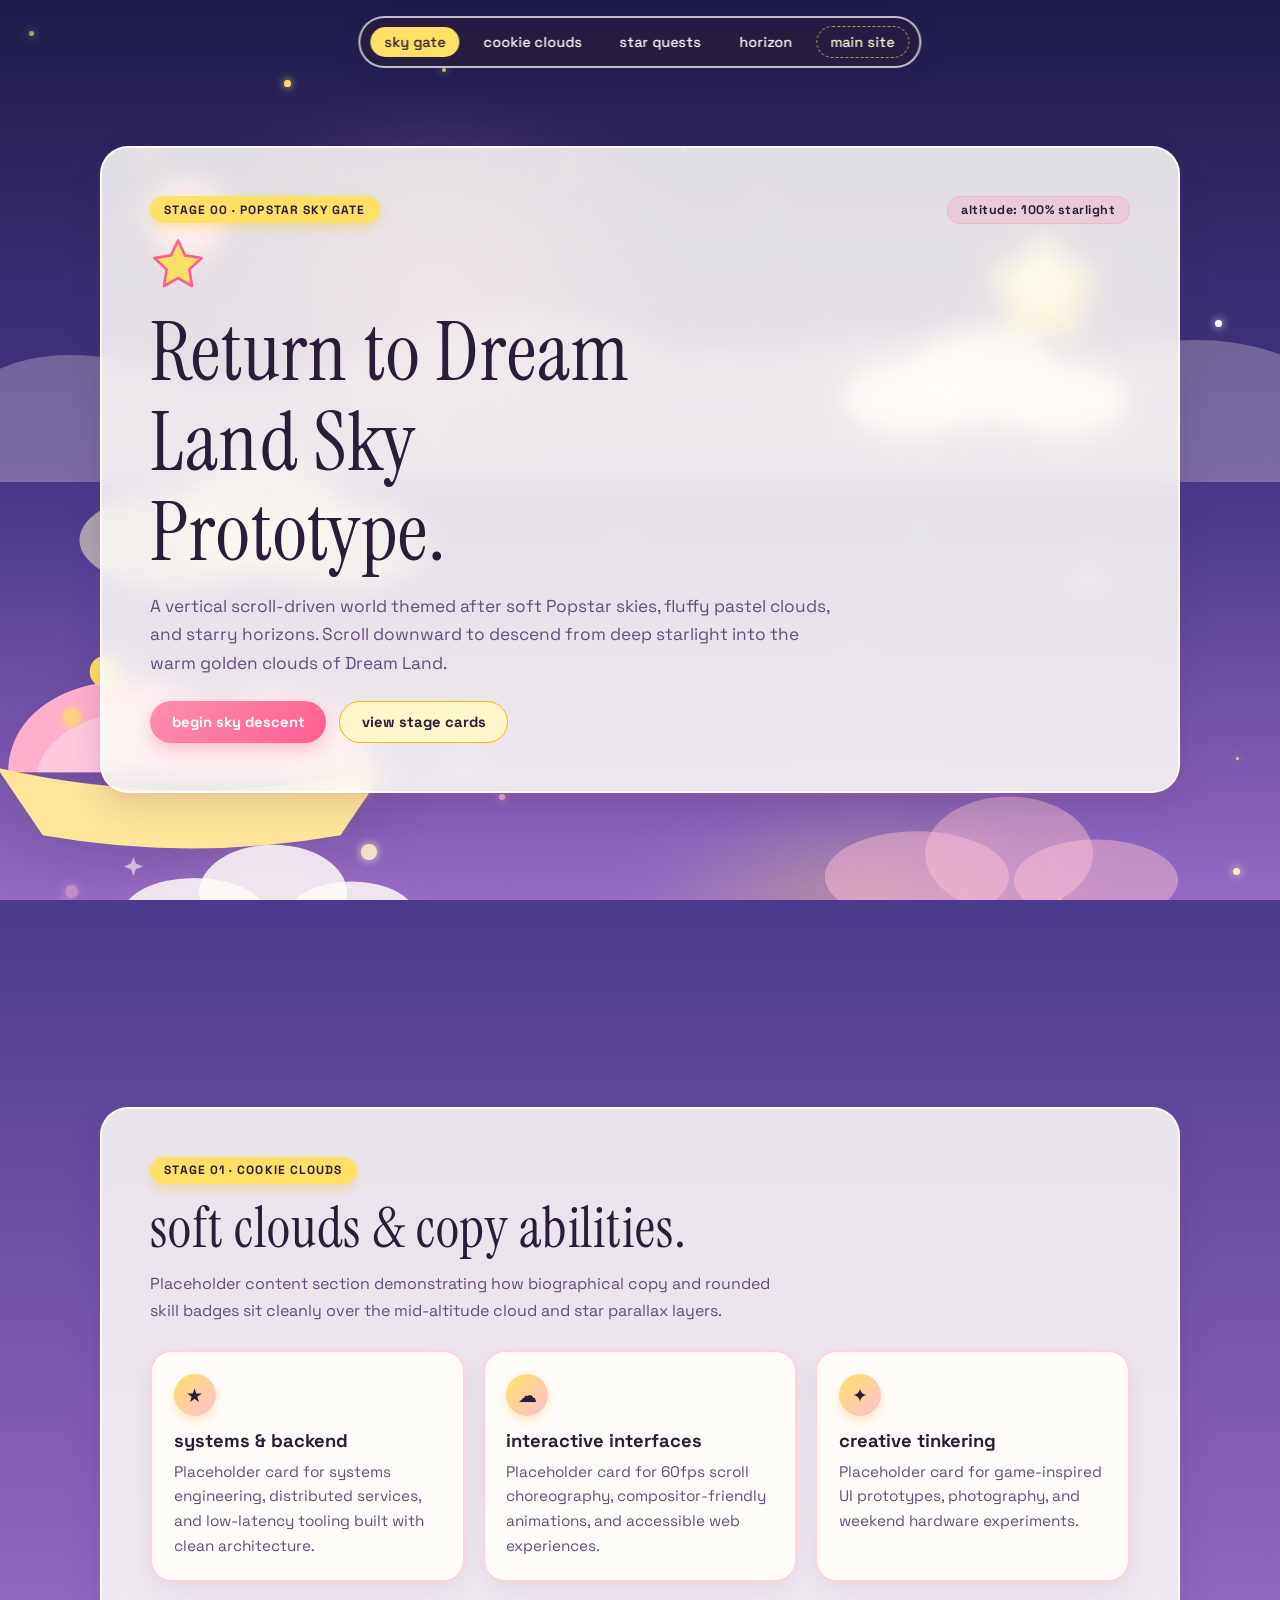
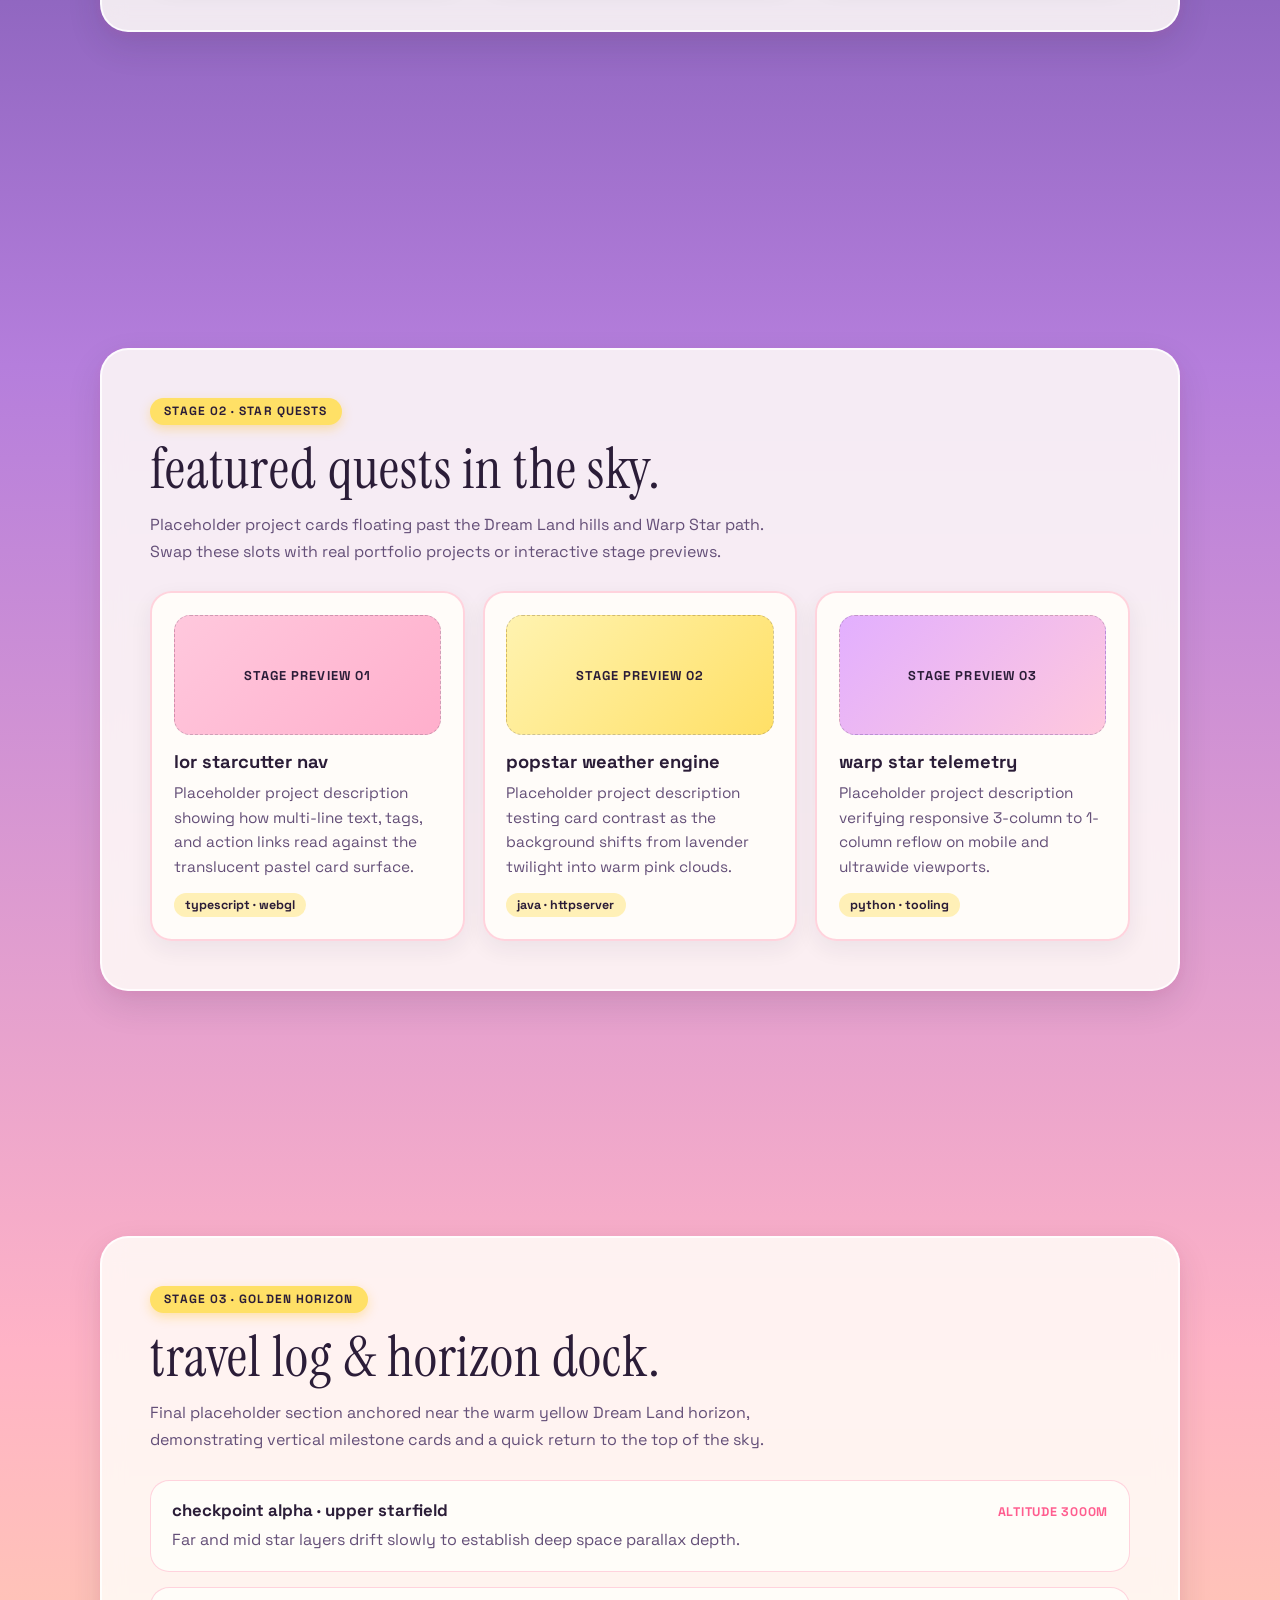
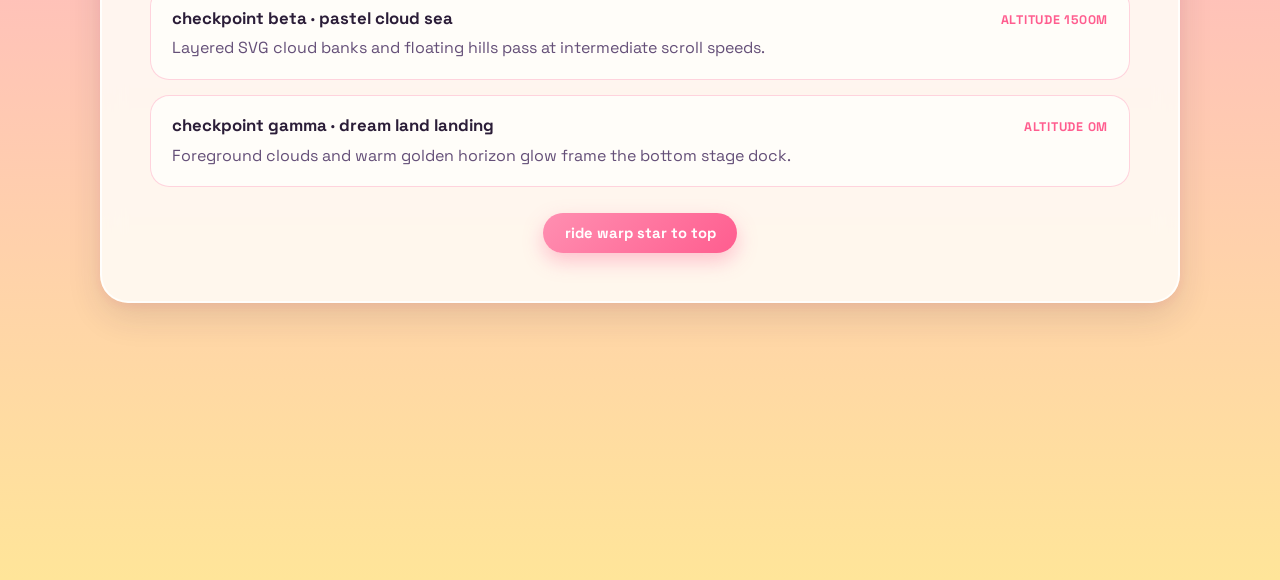
<file: public/dreamland/index.html>
<!DOCTYPE html>
<html lang="en" class="no-js">
<head>
    <meta charset="UTF-8" />
    <meta name="viewport" content="width=device-width, initial-scale=1.0" />
    <title>Kerwin Mok | Return to Dream Land Prototype</title>
    <link rel="preconnect" href="https://fonts.googleapis.com" />
    <link rel="preconnect" href="https://fonts.gstatic.com" crossorigin />
    <link href="https://fonts.googleapis.com/css2?family=Space+Grotesk:wght@400;500;700&family=Instrument+Serif:ital@0;1&display=swap" rel="stylesheet" />
    <link rel="stylesheet" href="styles.css" />
</head>
<body>
    <header class="top-nav" aria-label="Prototype navigation">
        <a href="#sky-gate" class="is-current" aria-current="true">sky gate</a>
        <a href="#cookie-clouds">cookie clouds</a>
        <a href="#star-quests">star quests</a>
        <a href="#halcandra-horizon">horizon</a>
        <a href="../index.html" class="nav-return">main site</a>
    </header>

    <!-- Fixed viewport stage for parallax background layers -->
    <div id="dreamland-viewport" class="dreamland-viewport" aria-hidden="true">
        <!-- Layer 1: Tall Dream Land World Sky Background -->
        <!-- TODO(asset): Replace .sky-gradient-placeholder with full tall background image (assets/world-bg-sky.png) via config.js -->
        <div class="parallax-layer layer-world-bg" data-parallax-layer="worldBg">
            <div class="sky-gradient-placeholder">
                <div class="sky-aurora sky-aurora-top"></div>
                <div class="sky-aurora sky-aurora-mid"></div>
                <div class="sky-horizon-glow"></div>
            </div>
        </div>

        <!-- Layer 2: Distant Starfield (slowest parallax) -->
        <!-- TODO(asset): Optional static/tiled star layer image (assets/stars-far.png) can replace generated stars via config.js -->
        <div id="starfield-far" class="parallax-layer layer-stars-far" data-parallax-layer="farStars"></div>

        <!-- Layer 3: Distant Pastel Clouds -->
        <!-- TODO(asset): Replace inline SVG cloud bands with painted cloud layer (assets/clouds-far.png) -->
        <div class="parallax-layer layer-clouds-far" data-parallax-layer="distantClouds">
            <svg class="placeholder-svg cloud-band cloud-band-upper" viewBox="0 0 1440 320" preserveAspectRatio="none">
                <path fill="rgba(253, 238, 244, 0.28)" d="M0,192 C120,140 240,240 360,192 C480,144 600,96 720,154 C840,212 960,120 1080,160 C1200,200 1320,130 1440,176 L1440,320 L0,320 Z"></path>
            </svg>
            <div class="cloud-cluster cloud-cluster-far-left">
                <svg class="placeholder-svg" viewBox="0 0 360 150">
                    <g fill="rgba(255, 246, 204, 0.55)">
                        <ellipse cx="110" cy="95" rx="85" ry="42" />
                        <ellipse cx="185" cy="75" rx="72" ry="52" />
                        <ellipse cx="255" cy="98" rx="76" ry="38" />
                    </g>
                </svg>
            </div>
            <div class="cloud-cluster cloud-cluster-far-right">
                <svg class="placeholder-svg" viewBox="0 0 400 160">
                    <g fill="rgba(255, 191, 211, 0.48)">
                        <ellipse cx="120" cy="100" rx="90" ry="44" />
                        <ellipse cx="210" cy="78" rx="82" ry="56" />
                        <ellipse cx="295" cy="104" rx="80" ry="40" />
                    </g>
                </svg>
            </div>
        </div>

        <!-- Layer 4: Mid-depth Starfield -->
        <!-- TODO(asset): Optional mid star layer asset (assets/stars-mid.png) can replace generated mid stars via config.js -->
        <div id="starfield-mid" class="parallax-layer layer-stars-mid" data-parallax-layer="midStars"></div>

        <!-- Layer 5: Floating Dream Land Hills & Fountain Isles -->
        <!-- TODO(asset): Replace SVG floating islands and hills with illustrated stage backdrop (assets/dreamland-hills.png) -->
        <div class="parallax-layer layer-floating-hills" data-parallax-layer="floatingHills">
            <div class="floating-isle isle-left">
                <svg class="placeholder-svg" viewBox="0 0 380 220">
                    <!-- Rounded checkerboard-inspired pastel hill placeholder -->
                    <path d="M30,140 C30,65 140,35 210,85 C265,55 345,80 350,140 Z" fill="#ffAFcc" />
                    <path d="M55,140 C65,92 145,70 198,108 C242,82 312,98 325,140 Z" fill="#ffc8dd" />
                    <path d="M20,136 Q190,175 360,136 L320,195 Q190,218 60,195 Z" fill="#ffe599" />
                    <circle cx="115" cy="52" r="14" fill="#ffe066" />
                </svg>
            </div>
            <div class="floating-isle isle-right">
                <svg class="placeholder-svg" viewBox="0 0 420 240">
                    <path d="M40,155 C45,72 165,40 245,98 C300,68 375,92 385,155 Z" fill="#cdb4db" />
                    <path d="M70,155 C85,100 165,82 232,120 C278,94 342,110 355,155 Z" fill="#ffafcc" />
                    <path d="M30,150 Q210,192 390,150 L345,212 Q210,234 75,212 Z" fill="#ffe066" />
                </svg>
            </div>
        </div>

        <!-- Layer 6: Warp Star Vehicle Placeholder -->
        <!-- TODO(asset): Replace SVG Warp Star with illustrated Warp Star asset (assets/warp-star.png) -->
        <div class="parallax-layer layer-warp-star" data-parallax-layer="warpStar">
            <div id="warp-star-anchor" class="warp-star-badge">
                <img class="asset-slot-img" data-asset-slot="warpStar" alt="" hidden />
                <svg class="placeholder-svg warp-star-svg" viewBox="0 0 140 140">
                    <defs>
                        <radialGradient id="warpStarGrad" cx="45%" cy="38%" r="60%">
                            <stop offset="0%" stop-color="#fff8d6" />
                            <stop offset="55%" stop-color="#ffe066" />
                            <stop offset="100%" stop-color="#ffb703" />
                        </radialGradient>
                    </defs>
                    <path
                        fill="url(#warpStarGrad)"
                        stroke="#ffffff"
                        stroke-width="4"
                        stroke-linejoin="round"
                        d="M70,10 C77,10 86,38 92,43 C98,48 127,48 129,55 C131,62 108,80 106,87 C104,94 114,122 108,126 C102,130 78,113 70,113 C62,113 38,130 32,126 C26,122 36,94 34,87 C32,80 9,62 11,55 C13,48 42,48 48,43 C54,38 63,10 70,10 Z"
                    />
                </svg>
            </div>
        </div>

        <!-- Layer 7: Foreground Fluffy Clouds (faster parallax) -->
        <!-- TODO(asset): Replace foreground SVG clouds with painted foreground cloud layer (assets/clouds-near.png) -->
        <div class="parallax-layer layer-clouds-near" data-parallax-layer="nearClouds">
            <div class="cloud-puff cloud-puff-1">
                <svg class="placeholder-svg" viewBox="0 0 320 140">
                    <g fill="rgba(255, 253, 249, 0.88)">
                        <ellipse cx="88" cy="88" rx="68" ry="38" />
                        <ellipse cx="160" cy="68" rx="74" ry="48" />
                        <ellipse cx="236" cy="90" rx="64" ry="36" />
                    </g>
                </svg>
            </div>
            <div class="cloud-puff cloud-puff-2">
                <svg class="placeholder-svg" viewBox="0 0 360 150">
                    <g fill="rgba(255, 253, 249, 0.84)">
                        <ellipse cx="100" cy="94" rx="78" ry="40" />
                        <ellipse cx="185" cy="70" rx="80" ry="52" />
                        <ellipse cx="270" cy="96" rx="70" ry="38" />
                    </g>
                </svg>
            </div>
            <div class="cloud-puff cloud-puff-3">
                <svg class="placeholder-svg" viewBox="0 0 300 135">
                    <g fill="rgba(253, 238, 244, 0.9)">
                        <ellipse cx="84" cy="84" rx="64" ry="34" />
                        <ellipse cx="152" cy="64" rx="68" ry="45" />
                        <ellipse cx="222" cy="86" rx="60" ry="33" />
                    </g>
                </svg>
            </div>
        </div>

        <!-- Layer 8: Foreground Star Sparkles (fastest parallax) -->
        <!-- TODO(asset): Optional foreground sparkle overlay (assets/stars-near.png) via config.js -->
        <div id="starfield-near" class="parallax-layer layer-stars-near" data-parallax-layer="foregroundStars"></div>

        <!-- Layer 9: Traveler Character Sprite Slot -->
        <!-- TODO(asset): Replace geometric pink puffball placeholder with custom character sprite (assets/kirby-float.png) -->
        <div class="parallax-layer layer-kirby-sprite" data-parallax-layer="kirbySprite">
            <div id="kirby-traveler" class="kirby-placeholder-wrap">
                <img class="asset-slot-img" data-asset-slot="kirbySprite" alt="" hidden />
                <svg class="placeholder-svg kirby-placeholder-svg" viewBox="0 0 120 120">
                    <!-- Feet placeholders -->
                    <ellipse cx="42" cy="98" rx="18" ry="11" fill="#e63966" transform="rotate(-12 42 98)" />
                    <ellipse cx="78" cy="98" rx="18" ry="11" fill="#e63966" transform="rotate(12 78 98)" />
                    <!-- Arms placeholders -->
                    <ellipse cx="22" cy="56" rx="14" ry="11" fill="#ff8fb1" transform="rotate(-28 22 56)" />
                    <ellipse cx="98" cy="52" rx="14" ry="11" fill="#ff8fb1" transform="rotate(24 98 52)" />
                    <!-- Round body placeholder -->
                    <circle cx="60" cy="60" r="38" fill="#ff9ebb" stroke="#ffffff" stroke-width="3" />
                    <!-- Rosy cheeks -->
                    <ellipse cx="39" cy="62" rx="7" ry="4" fill="#ff477e" opacity="0.75" />
                    <ellipse cx="81" cy="62" rx="7" ry="4" fill="#ff477e" opacity="0.75" />
                    <!-- Expressive eyes -->
                    <ellipse cx="50" cy="50" rx="3.5" ry="9" fill="#2b1d38" />
                    <ellipse cx="50" cy="46" rx="2" ry="3.5" fill="#ffffff" />
                    <ellipse cx="70" cy="50" rx="3.5" ry="9" fill="#2b1d38" />
                    <ellipse cx="70" cy="46" rx="2" ry="3.5" fill="#ffffff" />
                    <!-- Happy smile -->
                    <path d="M55,63 Q60,69 65,63" fill="none" stroke="#2b1d38" stroke-width="2.5" stroke-linecap="round" />
                </svg>
            </div>
        </div>
    </div>

    <!-- Scrollable foreground content container -->
    <main id="dreamland-world" class="dreamland-world">
        <!-- Hero Stage: Sky Gate -->
        <section id="sky-gate" class="section stage-section hero-stage">
            <div class="stage-container">
                <div class="dream-banner-card">
                    <div class="stage-meta-row">
                        <p class="kicker">stage 00 &middot; popstar sky gate</p>
                        <span id="sky-altitude-pill" class="altitude-pill">altitude: 100% starlight</span>
                    </div>
                    <!-- TODO(asset): Replace SVG star emblem with title crest asset (assets/title-crest.png) -->
                    <div class="hero-crest-slot" data-asset-container="titleCrest">
                        <img class="asset-slot-img" data-asset-slot="titleCrest" alt="" hidden />
                        <svg class="placeholder-svg crest-svg" viewBox="0 0 64 64" aria-hidden="true">
                            <polygon
                                fill="#ffe066"
                                stroke="#ff5d8f"
                                stroke-width="3"
                                stroke-linejoin="round"
                                points="32,4 40,21 59,24 45,37 48,56 32,47 16,56 19,37 5,24 24,21"
                            />
                        </svg>
                    </div>
                    <h1>Return to Dream Land Sky Prototype.</h1>
                    <p class="hero-lead">
                        A vertical scroll-driven world themed after soft Popstar skies, fluffy pastel clouds,
                        and starry horizons. Scroll downward to descend from deep starlight into the warm
                        golden clouds of Dream Land.
                    </p>
                    <div class="hero-actions">
                        <a href="#cookie-clouds" class="dream-btn is-primary">begin sky descent</a>
                        <a href="#star-quests" class="dream-btn is-secondary">view stage cards</a>
                    </div>
                </div>
            </div>
        </section>

        <!-- Placeholder Content Section 1: Cookie Clouds (About / Copy Abilities) -->
        <section id="cookie-clouds" class="section stage-section">
            <div class="stage-container">
                <div class="dream-section-shell">
                    <p class="kicker">stage 01 &middot; cookie clouds</p>
                    <h2>Soft clouds &amp; copy abilities.</h2>
                    <p class="section-intro">
                        Placeholder content section demonstrating how biographical copy and rounded skill badges
                        sit cleanly over the mid-altitude cloud and star parallax layers.
                    </p>
                    <div class="dream-card-grid">
                        <article class="dream-card">
                            <!-- TODO(asset): Replace ability badge with assets/icon-star-rod.png via config.js -->
                            <div class="card-badge" data-ability-slot="systems" aria-hidden="true">&#9733;</div>
                            <h3>systems &amp; backend</h3>
                            <p>
                                Placeholder card for systems engineering, distributed services, and low-latency
                                tooling built with clean architecture.
                            </p>
                        </article>
                        <article class="dream-card">
                            <!-- TODO(asset): Replace ability badge with assets/icon-warp-wing.png via config.js -->
                            <div class="card-badge" data-ability-slot="interfaces" aria-hidden="true">&#9729;</div>
                            <h3>interactive interfaces</h3>
                            <p>
                                Placeholder card for 60fps scroll choreography, compositor-friendly animations,
                                and accessible web experiences.
                            </p>
                        </article>
                        <article class="dream-card">
                            <!-- TODO(asset): Replace ability badge with assets/icon-maxim-tomato.png via config.js -->
                            <div class="card-badge" data-ability-slot="tinkering" aria-hidden="true">&#10022;</div>
                            <h3>creative tinkering</h3>
                            <p>
                                Placeholder card for game-inspired UI prototypes, photography, and weekend
                                hardware experiments.
                            </p>
                        </article>
                    </div>
                </div>
            </div>
        </section>

        <!-- Placeholder Content Section 2: Star Quests (Projects Showcase) -->
        <section id="star-quests" class="section stage-section">
            <div class="stage-container">
                <div class="dream-section-shell">
                    <p class="kicker">stage 02 &middot; star quests</p>
                    <h2>Featured quests in the sky.</h2>
                    <p class="section-intro">
                        Placeholder project cards floating past the Dream Land hills and Warp Star path.
                        Swap these slots with real portfolio projects or interactive stage previews.
                    </p>
                    <div class="dream-card-grid">
                        <article class="dream-card is-project">
                            <!-- TODO(asset): Replace .project-thumb-placeholder with assets/stage-preview-01.png via config.js -->
                            <div class="project-thumb-placeholder thumb-pink" data-preview-slot="preview01">
                                <span>stage preview 01</span>
                            </div>
                            <h3>lor starcutter nav</h3>
                            <p>
                                Placeholder project description showing how multi-line text, tags, and action
                                links read against the translucent pastel card surface.
                            </p>
                            <span class="dream-tag">typescript &middot; webgl</span>
                        </article>
                        <article class="dream-card is-project">
                            <!-- TODO(asset): Replace .project-thumb-placeholder with assets/stage-preview-02.png via config.js -->
                            <div class="project-thumb-placeholder thumb-gold" data-preview-slot="preview02">
                                <span>stage preview 02</span>
                            </div>
                            <h3>popstar weather engine</h3>
                            <p>
                                Placeholder project description testing card contrast as the background shifts
                                from lavender twilight into warm pink clouds.
                            </p>
                            <span class="dream-tag">java &middot; httpserver</span>
                        </article>
                        <article class="dream-card is-project">
                            <!-- TODO(asset): Replace .project-thumb-placeholder with assets/stage-preview-03.png via config.js -->
                            <div class="project-thumb-placeholder thumb-berry" data-preview-slot="preview03">
                                <span>stage preview 03</span>
                            </div>
                            <h3>warp star telemetry</h3>
                            <p>
                                Placeholder project description verifying responsive 3-column to 1-column
                                reflow on mobile and ultrawide viewports.
                            </p>
                            <span class="dream-tag">python &middot; tooling</span>
                        </article>
                    </div>
                </div>
            </div>
        </section>

        <!-- Placeholder Content Section 3: Halcandra Horizon (Experience / Timeline & Return Dock) -->
        <section id="halcandra-horizon" class="section stage-section">
            <div class="stage-container">
                <div class="dream-section-shell">
                    <p class="kicker">stage 03 &middot; golden horizon</p>
                    <h2>Travel log &amp; horizon dock.</h2>
                    <p class="section-intro">
                        Final placeholder section anchored near the warm yellow Dream Land horizon, demonstrating
                        vertical milestone cards and a quick return to the top of the sky.
                    </p>
                    <ol class="dream-timeline">
                        <li>
                            <div class="timeline-row">
                                <strong>checkpoint alpha &middot; upper starfield</strong>
                                <span>altitude 3000m</span>
                            </div>
                            <p>Far and mid star layers drift slowly to establish deep space parallax depth.</p>
                        </li>
                        <li>
                            <div class="timeline-row">
                                <strong>checkpoint beta &middot; pastel cloud sea</strong>
                                <span>altitude 1500m</span>
                            </div>
                            <p>Layered SVG cloud banks and floating hills pass at intermediate scroll speeds.</p>
                        </li>
                        <li>
                            <div class="timeline-row">
                                <strong>checkpoint gamma &middot; dream land landing</strong>
                                <span>altitude 0m</span>
                            </div>
                            <p>Foreground clouds and warm golden horizon glow frame the bottom stage dock.</p>
                        </li>
                    </ol>
                    <div class="horizon-footer">
                        <a href="#sky-gate" class="dream-btn is-primary">ride warp star to top</a>
                    </div>
                </div>
            </div>
        </section>
    </main>

    <script src="config.js"></script>
    <script src="app.js"></script>
</body>
</html>
</file>
<file: public/dreamland/styles.css>
:root {
    /* Dream Land core palette */
    --kirby-pink: #ff8fb1;
    --kirby-pink-deep: #ff5d8f;
    --kirby-blush: #ffbfd3;
    --kirby-cheek: #ff477e;
    --star-yellow: #ffe066;
    --star-gold: #ffb703;
    --star-cream: #fff6cc;
    --cloud-white: #fffdf9;
    --cloud-tint: #fdeef4;

    /* Pastel sky vertical gradient stops */
    --sky-top: #1e1b4b;
    --sky-upper: #4c3b8d;
    --sky-mid: #b57edc;
    --sky-lower: #ffb3c6;
    --sky-horizon: #ffe599;

    /* UI surfaces and ink */
    --surface: rgba(255, 253, 249, 0.86);
    --surface-strong: rgba(255, 253, 249, 0.94);
    --ink: #2b1d38;
    --muted: #644f78;
    --line: rgba(255, 143, 177, 0.38);
    --star-glow: 0 0 18px rgba(255, 224, 102, 0.75);
    --card-shadow: 0 14px 34px rgba(43, 29, 56, 0.12), 0 3px 10px rgba(255, 93, 143, 0.1);

    /* World layout metrics */
    --world-min-height: 420vh;
    --radius-pill: 999px;
    --radius-card: 1.75rem;
}

* {
    box-sizing: border-box;
}

html,
body {
    margin: 0;
    padding: 0;
    min-height: 100%;
    scroll-behavior: smooth;
}

body {
    font-family: "Space Grotesk", sans-serif;
    color: var(--ink);
    background: linear-gradient(
        180deg,
        var(--sky-top) 0%,
        var(--sky-upper) 24%,
        var(--sky-mid) 52%,
        var(--sky-lower) 78%,
        var(--sky-horizon) 100%
    );
    overflow-x: hidden;
}

h1,
h2,
h3 {
    margin-top: 0;
}

h1,
h2 {
    font-family: "Instrument Serif", serif;
    font-weight: 400;
    line-height: 1.1;
    letter-spacing: 0.015em;
}

.top-nav {
    position: fixed;
    top: 1rem;
    left: 50%;
    transform: translateX(-50%);
    z-index: 30;
    display: flex;
    align-items: center;
    gap: 0.65rem;
    padding: 0.5rem 0.65rem;
    border: 2px solid rgba(255, 255, 255, 0.72);
    border-radius: var(--radius-pill);
    background: rgba(43, 29, 56, 0.55);
    backdrop-filter: blur(10px);
    box-shadow: 0 10px 26px rgba(30, 27, 75, 0.24);
}

.top-nav a {
    color: var(--cloud-white);
    text-decoration: none;
    text-transform: lowercase;
    padding: 0.38rem 0.85rem;
    border-radius: var(--radius-pill);
    font-size: 0.9rem;
    font-weight: 500;
    transition: background-color 200ms ease, color 200ms ease, transform 200ms ease;
}

.top-nav a:hover,
.top-nav a.is-current {
    background: var(--star-yellow);
    color: var(--ink);
}

.top-nav a.nav-return {
    border: 1px dashed rgba(255, 224, 102, 0.65);
    color: var(--star-cream);
}

.top-nav a.nav-return:hover {
    background: var(--kirby-pink);
    color: var(--ink);
    border-color: transparent;
}

.dreamland-viewport {
    position: fixed;
    inset: 0;
    z-index: 0;
    overflow: hidden;
    pointer-events: none;
}

.dreamland-world {
    position: relative;
    z-index: 2;
    min-height: var(--world-min-height);
}

.section {
    scroll-margin-top: 5.5rem;
}

.stage-section {
    min-height: 100svh;
    display: flex;
    align-items: center;
    padding: clamp(5.5rem, 8vw, 7.5rem) clamp(1.2rem, 6vw, 5rem) clamp(3rem, 5vw, 4.5rem);
}

.stage-container {
    width: min(1080px, 100%);
    margin-inline: auto;
}

.kicker {
    display: inline-flex;
    align-items: center;
    gap: 0.45rem;
    margin: 0 0 0.85rem;
    padding: 0.35rem 0.9rem;
    border-radius: var(--radius-pill);
    background: var(--star-yellow);
    color: var(--ink);
    text-transform: uppercase;
    letter-spacing: 0.09em;
    font-size: 0.75rem;
    font-weight: 700;
    box-shadow: 0 4px 12px rgba(255, 183, 3, 0.3);
}

/* Parallax layer stack (transform and opacity only for 60fps compositing) */
.parallax-layer {
    position: absolute;
    inset: 0;
    height: 180vh;
    will-change: transform, opacity;
    transform: translate3d(0, 0, 0);
    pointer-events: none;
}

.layer-world-bg {
    height: 220vh;
}

/* TODO(asset): Replaced when assets.worldBg is enabled in config.js */
.sky-gradient-placeholder {
    position: relative;
    width: 100%;
    height: 100%;
    background: linear-gradient(
        180deg,
        var(--sky-top) 0%,
        var(--sky-upper) 26%,
        var(--sky-mid) 54%,
        var(--sky-lower) 80%,
        var(--sky-horizon) 100%
    );
}

.sky-aurora {
    position: absolute;
    border-radius: 50%;
    filter: blur(42px);
    opacity: 0.45;
}

.sky-aurora-top {
    top: 8%;
    left: 12%;
    width: 44vw;
    height: 28vh;
    background: radial-gradient(circle, var(--kirby-pink) 0%, transparent 70%);
}

.sky-aurora-mid {
    top: 42%;
    right: 8%;
    width: 48vw;
    height: 32vh;
    background: radial-gradient(circle, var(--star-yellow) 0%, transparent 72%);
}

.sky-horizon-glow {
    position: absolute;
    inset: auto 0 0;
    height: 36vh;
    background: linear-gradient(180deg, transparent 0%, rgba(255, 246, 204, 0.65) 100%);
}

/* Distant and foreground cloud layers */
.cloud-band {
    position: absolute;
    left: 0;
    width: 100%;
    height: 26vh;
}

.cloud-band-upper {
    top: 22vh;
}

.cloud-cluster {
    position: absolute;
    width: clamp(220px, 32vw, 420px);
}

.cloud-cluster-far-left {
    top: 48vh;
    left: 4vw;
}

.cloud-cluster-far-right {
    top: 86vh;
    right: 6vw;
}

.floating-isle {
    position: absolute;
    width: clamp(240px, 34vw, 440px);
    filter: drop-shadow(0 18px 28px rgba(43, 29, 56, 0.16));
}

.isle-left {
    top: 68vh;
    left: -2vw;
}

.isle-right {
    top: 118vh;
    right: -2vw;
}

.cloud-puff {
    position: absolute;
    width: clamp(200px, 26vw, 350px);
    filter: drop-shadow(0 10px 20px rgba(255, 143, 177, 0.2));
}

.cloud-puff-1 {
    top: 34vh;
    right: 10vw;
}

.cloud-puff-2 {
    top: 92vh;
    left: 8vw;
}

.cloud-puff-3 {
    top: 142vh;
    right: 14vw;
}

/* Warp Star and Kirby Traveler sprites */
.warp-star-badge {
    position: absolute;
    top: 24vh;
    right: 14vw;
    width: clamp(78px, 9vw, 124px);
    height: clamp(78px, 9vw, 124px);
    filter: drop-shadow(0 0 18px rgba(255, 224, 102, 0.72));
    will-change: transform;
}

.kirby-placeholder-wrap {
    position: absolute;
    top: 18vh;
    left: 9vw;
    width: clamp(72px, 8.5vw, 112px);
    height: clamp(72px, 8.5vw, 112px);
    filter: drop-shadow(0 12px 20px rgba(43, 29, 56, 0.22));
    will-change: transform;
}

.placeholder-svg {
    display: block;
    width: 100%;
    height: auto;
}

.asset-slot-img {
    display: block;
    width: 100%;
    height: auto;
    object-fit: contain;
}

.has-real-asset > .placeholder-svg,
.has-real-asset > .sky-gradient-placeholder {
    display: none;
}

/* Generated Dream Land starfield nodes */
.dream-star {
    position: absolute;
    display: block;
    background: var(--star-color, var(--star-yellow));
    will-change: transform, opacity;
    transform: translate3d(0, 0, 0);
}

.dream-star.is-dot {
    border-radius: 50%;
    box-shadow: 0 0 8px var(--star-color, var(--star-yellow));
}

.dream-star.is-sparkle {
    clip-path: polygon(
        50% 0%,
        63% 35%,
        100% 50%,
        63% 65%,
        50% 100%,
        37% 65%,
        0% 50%,
        37% 35%
    );
    filter: drop-shadow(0 0 6px rgba(255, 224, 102, 0.8));
}

/* Foreground stage shells and rounded Dream Land cards */
.dream-banner-card,
.dream-section-shell {
    position: relative;
    padding: clamp(1.6rem, 4vw, 3rem);
    border-radius: var(--radius-card);
    border: 2px solid rgba(255, 255, 255, 0.82);
    background: var(--surface);
    backdrop-filter: blur(12px);
    box-shadow: var(--card-shadow);
}

.stage-meta-row {
    display: flex;
    justify-content: space-between;
    align-items: center;
    flex-wrap: wrap;
    gap: 0.75rem;
    margin-bottom: 0.85rem;
}

.stage-meta-row .kicker {
    margin-bottom: 0;
}

.altitude-pill {
    display: inline-flex;
    align-items: center;
    padding: 0.32rem 0.85rem;
    border-radius: var(--radius-pill);
    background: rgba(255, 143, 177, 0.22);
    border: 1px solid var(--line);
    color: var(--ink);
    font-size: 0.78rem;
    font-weight: 700;
    letter-spacing: 0.04em;
    text-transform: lowercase;
}

.hero-crest-slot {
    width: 56px;
    height: 56px;
    margin-bottom: 0.85rem;
}

.dream-banner-card h1 {
    font-size: clamp(2.5rem, 6.4vw, 5.2rem);
    margin-bottom: 0.9rem;
    max-width: 15ch;
    color: var(--ink);
}

.hero-lead {
    margin: 0 0 1.5rem;
    font-size: clamp(1rem, 1.35vw, 1.2rem);
    line-height: 1.65;
    max-width: 62ch;
    color: var(--muted);
}

.hero-actions {
    display: flex;
    flex-wrap: wrap;
    gap: 0.8rem;
}

.dream-btn {
    display: inline-flex;
    align-items: center;
    justify-content: center;
    padding: 0.68rem 1.35rem;
    border-radius: var(--radius-pill);
    font-weight: 700;
    font-size: 0.92rem;
    text-transform: lowercase;
    text-decoration: none;
    transition: transform 180ms ease, box-shadow 180ms ease, background-color 180ms ease;
}

.dream-btn:hover {
    transform: translateY(-2px);
}

.dream-btn.is-primary {
    background: linear-gradient(135deg, var(--kirby-pink) 0%, var(--kirby-pink-deep) 100%);
    color: #ffffff;
    box-shadow: 0 8px 20px rgba(255, 93, 143, 0.35);
}

.dream-btn.is-secondary {
    background: var(--star-cream);
    color: var(--ink);
    border: 1.5px solid var(--star-gold);
}

.dream-section-shell h2 {
    font-size: clamp(2rem, 4.6vw, 3.5rem);
    margin-bottom: 0.75rem;
    text-transform: lowercase;
}

.section-intro {
    max-width: 65ch;
    margin: 0 0 1.6rem;
    line-height: 1.68;
    color: var(--muted);
}

.dream-card-grid {
    display: grid;
    grid-template-columns: repeat(3, minmax(0, 1fr));
    gap: 1.1rem;
}

.dream-card {
    padding: 1.35rem;
    border-radius: 1.35rem;
    border: 2px solid var(--line);
    background: var(--surface-strong);
    box-shadow: 0 8px 22px rgba(43, 29, 56, 0.07);
    transition: transform 200ms ease, box-shadow 200ms ease;
}

.dream-card:hover {
    transform: translateY(-3px);
    box-shadow: 0 14px 28px rgba(255, 93, 143, 0.16);
}

.card-badge {
    display: inline-flex;
    align-items: center;
    justify-content: center;
    width: 42px;
    height: 42px;
    margin-bottom: 0.8rem;
    border-radius: 50%;
    background: linear-gradient(135deg, var(--star-yellow), var(--kirby-blush));
    color: var(--ink);
    font-size: 1.2rem;
    box-shadow: 0 4px 10px rgba(255, 183, 3, 0.25);
}

.dream-card h3 {
    margin-bottom: 0.5rem;
    text-transform: lowercase;
    font-size: 1.15rem;
}

.dream-card p {
    margin: 0;
    color: var(--muted);
    line-height: 1.6;
    font-size: 0.96rem;
}

.project-thumb-placeholder {
    display: flex;
    align-items: center;
    justify-content: center;
    height: 120px;
    margin-bottom: 0.95rem;
    border-radius: 1rem;
    border: 1.5px dashed rgba(43, 29, 56, 0.22);
    font-size: 0.8rem;
    font-weight: 700;
    text-transform: uppercase;
    letter-spacing: 0.08em;
    color: var(--ink);
}

.thumb-pink {
    background: linear-gradient(135deg, #ffc8dd, #ffafcc);
}

.thumb-gold {
    background: linear-gradient(135deg, #fff3b0, #ffe066);
}

.thumb-berry {
    background: linear-gradient(135deg, #e2afff, #ffc8dd);
}

.dream-tag {
    display: inline-block;
    margin-top: 0.85rem;
    padding: 0.25rem 0.7rem;
    border-radius: var(--radius-pill);
    background: rgba(255, 224, 102, 0.45);
    color: var(--ink);
    font-size: 0.78rem;
    font-weight: 700;
}

.dream-timeline {
    list-style: none;
    padding: 0;
    margin: 0 0 1.6rem;
    display: grid;
    gap: 0.95rem;
}

.dream-timeline li {
    padding: 1.15rem 1.3rem;
    border-radius: 1.2rem;
    border: 1.5px solid var(--line);
    background: var(--surface-strong);
}

.timeline-row {
    display: flex;
    justify-content: space-between;
    align-items: baseline;
    flex-wrap: wrap;
    gap: 0.4rem 1rem;
    margin-bottom: 0.4rem;
}

.timeline-row strong {
    font-size: 1.05rem;
    text-transform: lowercase;
}

.timeline-row span {
    font-size: 0.78rem;
    font-weight: 700;
    text-transform: uppercase;
    letter-spacing: 0.06em;
    color: var(--kirby-pink-deep);
}

.dream-timeline p {
    margin: 0;
    color: var(--muted);
    line-height: 1.58;
}

.horizon-footer {
    display: flex;
    justify-content: center;
}

@media (max-width: 820px) {
    .top-nav {
        width: 94vw;
        justify-content: center;
        flex-wrap: wrap;
        gap: 0.35rem;
    }

    .dream-card-grid {
        grid-template-columns: 1fr;
    }
}

@media (prefers-reduced-motion: reduce) {
    html,
    body {
        scroll-behavior: auto;
    }

    .parallax-layer,
    .warp-star-badge,
    .kirby-placeholder-wrap,
    .dream-star {
        transform: none !important;
        transition: none !important;
        animation: none !important;
        will-change: auto;
    }

    .top-nav a,
    .dream-btn,
    .dream-card {
        transition: none !important;
    }

    .dream-btn:hover,
    .dream-card:hover {
        transform: none !important;
    }
}
</file>
